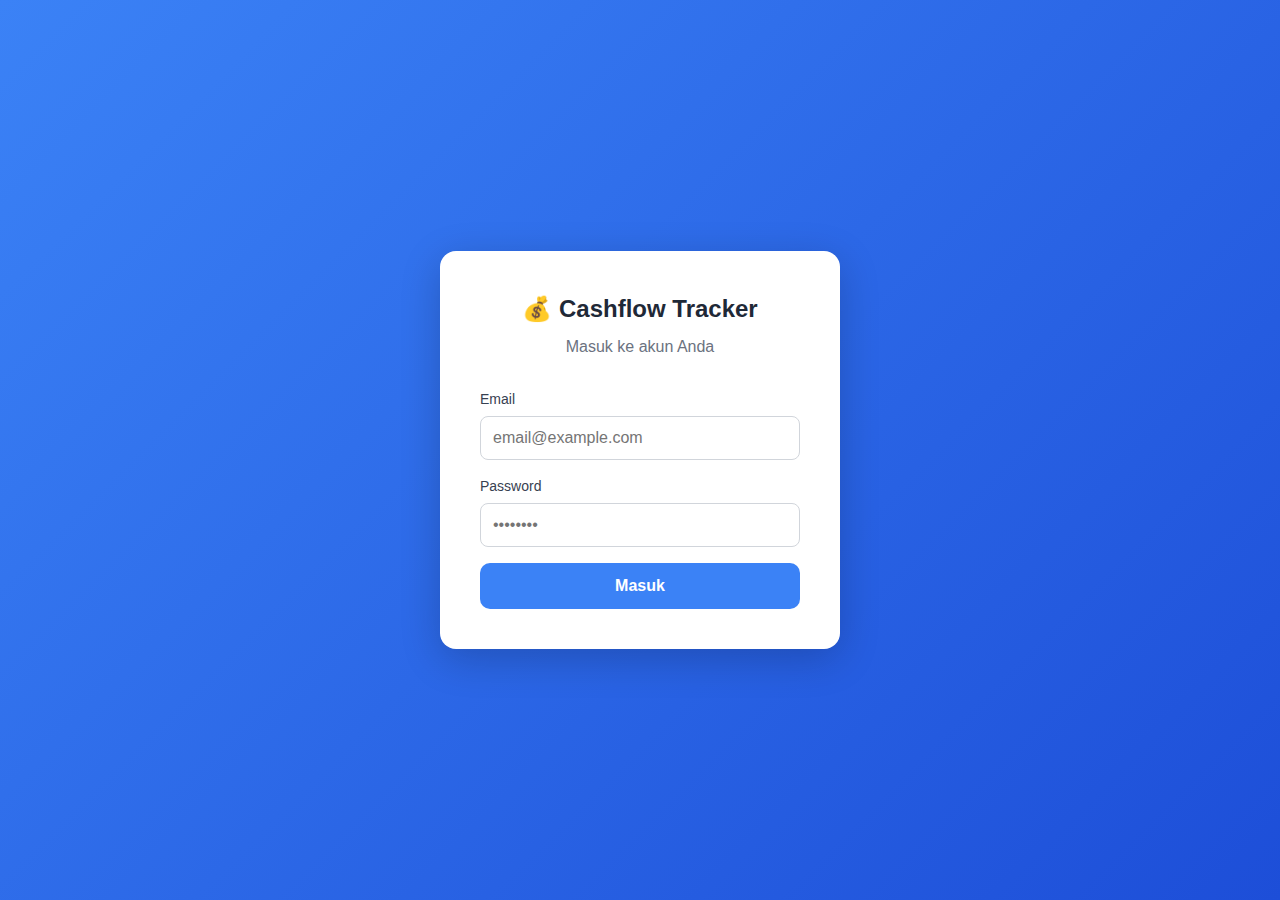
<file: web/app.html>
<!DOCTYPE html>
<html lang="id">
<head>
  <meta charset="UTF-8">
  <meta name="viewport" content="width=device-width, initial-scale=1.0">
  <title>Cashflow Tracker v2.0</title>

  <style>
    /* Reset & Base */
    * {
      margin: 0;
      padding: 0;
      box-sizing: border-box;
    }

    body {
      font-family: -apple-system, BlinkMacSystemFont, 'Segoe UI', Roboto, Oxygen, Ubuntu, sans-serif;
      background: #f3f4f6;
      color: #1f2937;
      line-height: 1.5;
    }

    .hidden { display: none !important; }

    /* Header */
    .header {
      background: linear-gradient(135deg, #3B82F6, #1D4ED8);
      color: white;
      padding: 20px;
      text-align: center;
    }

    .header h1 {
      font-size: 1.5rem;
      font-weight: 600;
    }

    /* Container */
    .container {
      max-width: 1200px;
      margin: 0 auto;
      padding: 20px;
    }

    /* Cards */
    .card {
      background: white;
      border-radius: 12px;
      padding: 20px;
      box-shadow: 0 1px 3px rgba(0,0,0,0.1);
    }

    /* Summary Cards */
    .summary-cards {
      display: grid;
      grid-template-columns: repeat(auto-fit, minmax(240px, 1fr));
      gap: 16px;
      margin-bottom: 24px;
    }

    .summary-card {
      display: flex;
      align-items: center;
      gap: 16px;
    }

    .card-icon {
      width: 50px;
      height: 50px;
      border-radius: 12px;
      display: flex;
      align-items: center;
      justify-content: center;
      font-size: 1.5rem;
    }

    .bg-blue { background: #DBEAFE; }
    .bg-green { background: #D1FAE5; }
    .bg-red { background: #FEE2E2; }
    .bg-purple { background: #EDE9FE; }

    .card-label {
      font-size: 0.875rem;
      color: #6b7280;
    }

    .card-value {
      font-size: 1.25rem;
      font-weight: 600;
    }

    .text-green { color: #059669; }
    .text-red { color: #DC2626; }

    /* Section */
    .section {
      margin-bottom: 24px;
    }

    .section-title {
      font-size: 1.125rem;
      font-weight: 600;
      margin-bottom: 16px;
      color: #374151;
    }

    /* Accounts Grid */
    .accounts-grid {
      display: grid;
      grid-template-columns: repeat(auto-fit, minmax(200px, 1fr));
      gap: 12px;
    }

    .account-card {
      display: flex;
      align-items: center;
      gap: 12px;
      padding: 16px;
    }

    .account-icon {
      font-size: 1.5rem;
    }

    .account-name {
      font-weight: 500;
    }

    .account-balance {
      font-size: 0.875rem;
      color: #6b7280;
    }

    /* Transactions List */
    .transactions-list {
      background: white;
      border-radius: 12px;
      overflow: hidden;
    }

    .transaction-item {
      display: flex;
      align-items: center;
      padding: 16px 20px;
      border-bottom: 1px solid #f3f4f6;
      gap: 12px;
    }

    .transaction-item:last-child {
      border-bottom: none;
    }

    .transaction-icon {
      width: 40px;
      height: 40px;
      border-radius: 10px;
      display: flex;
      align-items: center;
      justify-content: center;
      font-size: 1.25rem;
    }

    .transaction-icon.income { background: #D1FAE5; }
    .transaction-icon.expense { background: #FEE2E2; }
    .transaction-icon.transfer { background: #DBEAFE; }

    .transaction-info {
      flex: 1;
    }

    .transaction-desc {
      font-weight: 500;
    }

    .transaction-meta {
      font-size: 0.75rem;
      color: #9ca3af;
    }

    .transaction-amount {
      font-weight: 600;
    }

    .transaction-amount.income { color: #059669; }
    .transaction-amount.expense { color: #DC2626; }

    /* Empty State */
    .empty-state {
      text-align: center;
      padding: 40px;
      color: #9ca3af;
    }

    /* Login Container */
    #login-container {
      min-height: 100vh;
      display: flex;
      align-items: center;
      justify-content: center;
      background: linear-gradient(135deg, #3B82F6, #1D4ED8);
    }

    .login-card {
      background: white;
      padding: 40px;
      border-radius: 16px;
      width: 100%;
      max-width: 400px;
      box-shadow: 0 10px 40px rgba(0,0,0,0.2);
    }

    .login-title {
      text-align: center;
      margin-bottom: 30px;
    }

    .login-title h2 {
      font-size: 1.5rem;
      color: #1f2937;
    }

    .form-group {
      margin-bottom: 20px;
    }

    .form-label {
      display: block;
      margin-bottom: 8px;
      font-weight: 500;
      color: #374151;
    }

    .form-input {
      width: 100%;
      padding: 12px 16px;
      border: 1px solid #d1d5db;
      border-radius: 8px;
      font-size: 1rem;
    }

    .form-input:focus {
      outline: none;
      border-color: #3B82F6;
      box-shadow: 0 0 0 3px rgba(59, 130, 246, 0.1);
    }

    .btn {
      width: 100%;
      padding: 12px;
      border: none;
      border-radius: 8px;
      font-size: 1rem;
      font-weight: 600;
      cursor: pointer;
      transition: all 0.2s;
    }

    .btn-primary {
      background: #3B82F6;
      color: white;
    }

    .btn-primary:hover {
      background: #2563EB;
    }

    /* Floating Action Buttons */
    .fab-container {
      position: fixed;
      bottom: 24px;
      right: 24px;
      display: flex;
      flex-direction: column;
      gap: 12px;
      z-index: 100;
    }

    .fab {
      width: 56px;
      height: 56px;
      border-radius: 50%;
      border: none;
      cursor: pointer;
      display: flex;
      align-items: center;
      justify-content: center;
      font-size: 1.5rem;
      box-shadow: 0 4px 12px rgba(0,0,0,0.2);
      transition: transform 0.2s, box-shadow 0.2s;
    }

    .fab:hover {
      transform: scale(1.1);
      box-shadow: 0 6px 16px rgba(0,0,0,0.3);
    }

    .fab-income { background: #10B981; color: white; }
    .fab-expense { background: #EF4444; color: white; }
    .fab-transfer { background: #3B82F6; color: white; }

    /* Modal Styles */
    .modal-overlay {
      position: fixed;
      top: 0;
      left: 0;
      right: 0;
      bottom: 0;
      background: rgba(0,0,0,0.5);
      display: flex;
      align-items: center;
      justify-content: center;
      z-index: 1000;
      padding: 20px;
    }

    .modal-content {
      background: white;
      border-radius: 16px;
      width: 100%;
      max-width: 420px;
      max-height: 90vh;
      overflow-y: auto;
      box-shadow: 0 20px 60px rgba(0,0,0,0.3);
    }

    .modal-header {
      display: flex;
      align-items: center;
      justify-content: space-between;
      padding: 20px;
      border-bottom: 1px solid #e5e7eb;
    }

    .modal-title {
      font-size: 1.25rem;
      font-weight: 600;
      color: #1f2937;
    }

    .modal-close {
      width: 32px;
      height: 32px;
      border: none;
      background: #f3f4f6;
      border-radius: 50%;
      cursor: pointer;
      font-size: 1.25rem;
      color: #6b7280;
      display: flex;
      align-items: center;
      justify-content: center;
    }

    .modal-close:hover {
      background: #e5e7eb;
    }

    .modal-body {
      padding: 20px;
    }

    /* Form Styles */
    .form-group {
      margin-bottom: 16px;
    }

    .form-label {
      display: block;
      font-size: 0.875rem;
      font-weight: 500;
      color: #374151;
      margin-bottom: 6px;
    }

    .label-optional {
      font-weight: 400;
      color: #9ca3af;
    }

    .form-input {
      width: 100%;
      padding: 12px;
      border: 1px solid #d1d5db;
      border-radius: 8px;
      font-size: 1rem;
      transition: border-color 0.2s, box-shadow 0.2s;
    }

    .form-input:focus {
      outline: none;
      border-color: #3B82F6;
      box-shadow: 0 0 0 3px rgba(59,130,246,0.1);
    }

    .form-hint {
      font-size: 0.75rem;
      color: #9ca3af;
      margin-top: 4px;
    }

    .input-with-prefix {
      display: flex;
      align-items: center;
      border: 1px solid #d1d5db;
      border-radius: 8px;
      overflow: hidden;
    }

    .input-with-prefix .input-prefix {
      padding: 12px;
      background: #f3f4f6;
      color: #6b7280;
      font-weight: 500;
    }

    .input-with-prefix .form-input {
      border: none;
      border-radius: 0;
    }

    .input-with-prefix .form-input:focus {
      box-shadow: none;
    }

    /* Button Styles */
    .btn {
      width: 100%;
      padding: 14px;
      border: none;
      border-radius: 10px;
      font-size: 1rem;
      font-weight: 600;
      cursor: pointer;
      display: flex;
      align-items: center;
      justify-content: center;
      gap: 8px;
      transition: all 0.2s;
    }

    .btn-income {
      background: #10B981;
      color: white;
    }

    .btn-income:hover {
      background: #059669;
    }

    .btn-expense {
      background: #EF4444;
      color: white;
    }

    .btn-expense:hover {
      background: #DC2626;
    }

    .btn-transfer {
      background: #3B82F6;
      color: white;
    }

    .btn-transfer:hover {
      background: #2563EB;
    }

    #transaction-modal {
      display: none;
    }

    /* Empty State Box */
    .empty-state-box {
      background: white;
      border-radius: 16px;
      padding: 40px 20px;
      text-align: center;
      border: 2px dashed #e5e7eb;
      grid-column: 1 / -1;
    }

    .empty-state-box .empty-icon {
      font-size: 4rem;
      margin-bottom: 16px;
    }

    .empty-state-box h3 {
      font-size: 1.25rem;
      font-weight: 600;
      color: #374151;
      margin-bottom: 8px;
    }

    .empty-state-box p {
      color: #6b7280;
      margin-bottom: 20px;
    }

    .btn-init {
      display: inline-block;
      padding: 12px 24px;
      background: linear-gradient(135deg, #3B82F6, #1D4ED8);
      color: white;
      border: none;
      border-radius: 10px;
      font-size: 1rem;
      font-weight: 600;
      cursor: pointer;
      transition: transform 0.2s, box-shadow 0.2s;
    }

    .btn-init:hover {
      transform: translateY(-2px);
      box-shadow: 0 4px 12px rgba(59, 130, 246, 0.4);
    }

    /* Navigation Menu */
    .nav-menu {
      background: white;
      border-bottom: 1px solid #e5e7eb;
      box-shadow: 0 1px 3px rgba(0,0,0,0.05);
      position: sticky;
      top: 0;
      z-index: 50;
    }

    .nav-container {
      max-width: 1200px;
      margin: 0 auto;
      display: flex;
      gap: 8px;
      padding: 12px 20px;
      overflow-x: auto;
    }

    .nav-item {
      display: flex;
      align-items: center;
      gap: 8px;
      padding: 10px 20px;
      border: none;
      background: transparent;
      color: #6b7280;
      font-weight: 500;
      font-size: 0.875rem;
      cursor: pointer;
      border-radius: 8px;
      transition: all 0.2s;
      white-space: nowrap;
    }

    .nav-item:hover {
      background: #f3f4f6;
      color: #1f2937;
    }

    .nav-item.active {
      background: #3B82F6;
      color: white;
    }

    .nav-item.active:hover {
      background: #2563EB;
    }

    .nav-icon {
      font-size: 1.25rem;
    }

    @media (max-width: 640px) {
      .nav-label {
        display: none;
      }
      .nav-item {
        padding: 10px 16px;
      }
    }
  </style>
</head>
<body>

  <!-- Login Container -->
  <div id="login-container">
    <div class="login-card">
      <div class="login-title">
        <h2>💰 Cashflow Tracker</h2>
        <p style="color: #6b7280; margin-top: 8px;">Masuk ke akun Anda</p>
      </div>

      <form id="login-form" onsubmit="handleLogin(event)">
        <div class="form-group">
          <label class="form-label">Email</label>
          <input type="email" id="login-email" class="form-input" placeholder="email@example.com" required>
        </div>

        <div class="form-group">
          <label class="form-label">Password</label>
          <input type="password" id="login-password" class="form-input" placeholder="••••••••" required>
        </div>

        <button type="submit" class="btn btn-primary">Masuk</button>
      </form>
    </div>
  </div>

  <!-- Main App Container -->
  <div id="app-container" class="hidden">
    <header class="header">
      <h1>💰 Cashflow Tracker v2.0</h1>
    </header>

    <!-- Navigation Menu -->
    <nav class="nav-menu">
      <div class="nav-container">
        <button class="nav-item active" data-page="dashboard" onclick="Navigation.goTo('dashboard')">
          <span class="nav-icon">🏠</span>
          <span class="nav-label">Dashboard</span>
        </button>
        <button class="nav-item" data-page="items" onclick="Navigation.goTo('items')">
          <span class="nav-icon">📊</span>
          <span class="nav-label">Aset & Liabilitas</span>
        </button>
        <button class="nav-item" data-page="transactions" onclick="Navigation.goTo('transactions')">
          <span class="nav-icon">💳</span>
          <span class="nav-label">Transaksi</span>
        </button>
        <button class="nav-item" onclick="App.logout()">
          <span class="nav-icon">🚪</span>
          <span class="nav-label">Keluar</span>
        </button>
      </div>
    </nav>

    <main class="container">
      <div id="dashboard-content">
        <!-- Dashboard content will be loaded here -->
        <div class="empty-state">
          <p>Memuat dashboard...</p>
        </div>
      </div>
    </main>
  </div>

  <!-- ═══════════════════════════════════════════════════════════════ -->
  <!-- SCRIPTS - URUTAN SANGAT PENTING! -->
  <!-- ═══════════════════════════════════════════════════════════════ -->

  <!-- 1. External Libraries (HARUS PERTAMA) -->
  <script src="https://cdn.jsdelivr.net/npm/@supabase/supabase-js@2"></script>

  <!-- 2. Config (HARUS SETELAH SUPABASE) -->
  <script src="js/config.js"></script>

  <!-- 3. Core Utilities -->
  <script src="js/core/errorHandler.js"></script>
  <script src="js/core/formatter.js"></script>

  <!-- 4. Store -->
  <script src="js/store/appStore.js"></script>

  <!-- 5. Base Service (HARUS SEBELUM SERVICE LAIN) -->
  <script src="js/services/baseService.js"></script>

  <!-- 6. Services (HARUS SETELAH BASE SERVICE) -->
  <script src="js/services/accountService.js"></script>
  <script src="js/services/categoryService.js"></script>
  <script src="js/services/transactionService.js"></script>
  <script src="js/services/itemService.js"></script>
  <script src="js/services/dashboardService.js"></script>

  <!-- 7. Components -->
  <script src="js/components/toast.js"></script>
  <script src="js/components/loading.js"></script>

  <!-- 8. Pages/Modules -->
  <script src="js/dashboard.js"></script>
  <script src="js/transaction.js"></script>
  <script src="js/items.js"></script>
  <script src="js/initData.js"></script>
  <script src="js/navigation.js"></script>

  <!-- 9. Main App (HARUS TERAKHIR) -->
  <script src="js/app.js"></script>

  <!-- 10. Debug & Helper Scripts -->
  <script>
    // Login handler
    function handleLogin(event) {
      event.preventDefault();
      const email = document.getElementById('login-email').value;
      const password = document.getElementById('login-password').value;
      App.login(email, password);
    }

    // Debug: Verify all services loaded
    console.log('=== FINAL SERVICE CHECK ===');
    console.log('BaseService:', typeof BaseService, typeof BaseService?.getClient);
    console.log('AccountService:', typeof AccountService, typeof AccountService?.getAll);
    console.log('CategoryService:', typeof CategoryService, typeof CategoryService?.getAll);
    console.log('TransactionService:', typeof TransactionService, typeof TransactionService?.getAll);
    console.log('ItemService:', typeof ItemService, typeof ItemService?.getAll);
    console.log('DashboardService:', typeof DashboardService, typeof DashboardService?.loadDashboard);
    console.log('Transaction:', typeof Transaction, typeof Transaction?.showExpenseForm);

    if (typeof AccountService === 'undefined') {
      console.error('❌ AccountService NOT LOADED!');
      console.error('Check: 1) File exists  2) No syntax error  3) Script tag present');
    }
    if (typeof ItemService === 'undefined') {
      console.error('❌ ItemService NOT LOADED!');
    }
    if (typeof Transaction === 'undefined') {
      console.error('❌ Transaction module NOT LOADED!');
    }
  </script>

</body>
</html>
</file>
